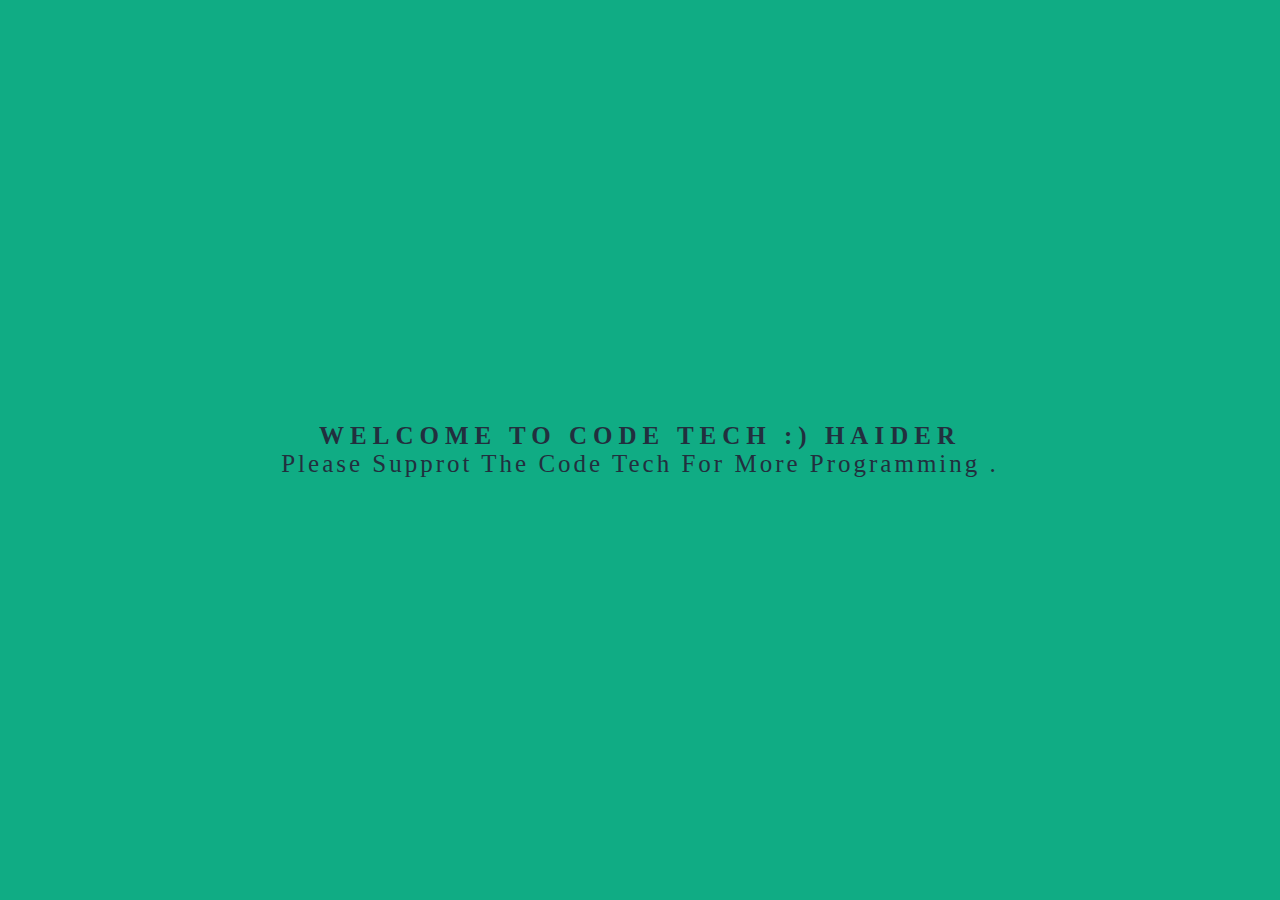
<file: index.html>
<!DOCTYPE html>
<html lang="en">
<head>
    <meta charset="UTF-8">
    <meta http-equiv="X-UA-Compatible" content="IE=edge">
    <meta name="viewport" content="width=device-width, initial-scale=1.0">
    <link rel="stylesheet" href="/SASS/main.css">
    <title>sass tutorial</title>
    
</head>
<body>

    <header class="headermain">
        <h1>Welcome to code tech :) </h1>
        <p>Please supprot the code tech for more programming . </p>
    </header>
    
</body>
</html>
</file>
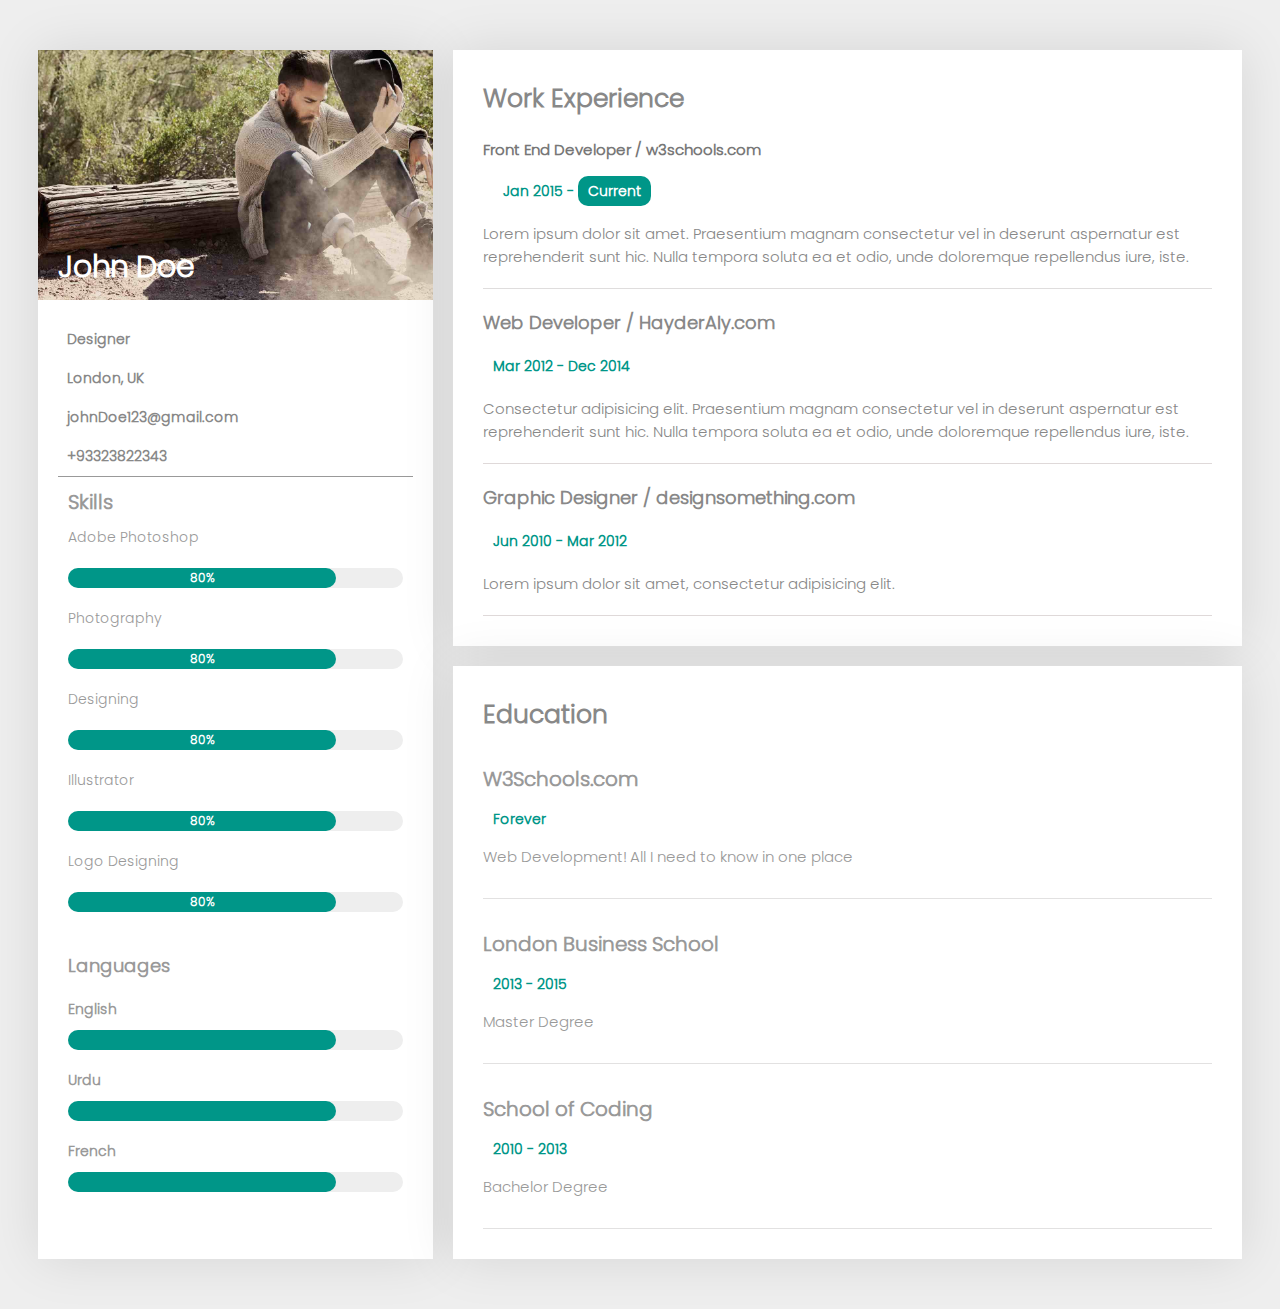
<file: Project/index.html>
<!DOCTYPE html>
<html lang="en">
<head>
    <meta charset="UTF-8">
    <meta http-equiv="X-UA-Compatible" content="IE=edge">
    <meta name="viewport" content="width=device-width, initial-scale=1.0">
    <link rel="stylesheet" href="scss/main.css">
    <title>Template</title>
</head>
<body>

    <div class="container">
        <div class="sidebar">
            <div class="imgBx">
                <h1>John Doe</h1>
            </div>
            <div class="skills_about">

            <div class="about">
                <p>Designer</p>
                <p>London, UK</p>
                <p>johnDoe123@gmail.com</p>
                <p>+93323822343</p>
            </div>
            <div class="skills">
                <h1>Skills</h1>
                <div class="skill">
                    
                    <p>Adobe Photoshop</p>
                    <div class="percent">
                        
                    </div>
                </div>
                <div class="skill">
                    
                    <p>Photography</p>
                    <div class="percent">
                        
                    </div>
                </div>
                <div class="skill">
                    
                    <p>Designing</p>
                    <div class="percent">
                        
                    </div>
                </div>
                <div class="skill">
                    
                    <p>Illustrator</p>
                    <div class="percent">
                        
                    </div>
                </div>
                <div class="skill">
                    
                    <p>Logo Designing</p>
                    <div class="percent">
                        
                    </div>
                </div>
            </div>

            <div class="languages">
                <h1>Languages</h1>
                <div class="div">
                    <p>English</p>
                    <div class="percent"></div>
                </div>
                <div class="div">
                    <p>Urdu</p>
                    <div class="percent"></div>
                </div>
                <div class="div">
                    <p>French</p>
                    <div class="percent"></div>
                </div>
            </div>
        </div>

        </div>

        <div class="main">

            <div class="experience">

                <h1 class="heading">Work Experience</h1>

                <div class="experinece-talk">
                    <p class="about-exp">Front End Developer / w3schools.com</p>
                    <p class="from">Jan 2015 - <span class="current">Current</span></p>
                    <p class="para">
                        Lorem ipsum dolor sit amet. Praesentium magnam consectetur vel in deserunt aspernatur est reprehenderit sunt hic. Nulla tempora soluta ea et odio, unde doloremque repellendus iure, iste.
                    </p>
                    
                </div>

                <div class="working">
                    <h1 class="heading">
                        Web Developer / HayderAly.com
                    </h1>
    
                    <div class="about-work">
                        <p class="from"> Mar 2012 - Dec 2014</p>
                       <p class="para">Consectetur adipisicing elit. Praesentium magnam consectetur vel in deserunt aspernatur est reprehenderit sunt hic. Nulla tempora soluta ea et odio, unde doloremque repellendus iure, iste.</p>
                    </div>
    
                </div>

                <div class="designing">
                    <h1 class="heading">
                        Graphic Designer / designsomething.com
                    </h1>
    
                    <div class="design-work">
                        <p class="from"> Jun 2010 - Mar 2012</p>
                       <p class="para">Lorem ipsum dolor sit amet, consectetur adipisicing elit.

                    </p>
                    </div>
    
                </div>



            </div>


        

            <div class="education">
                <h1 class="heading">Education</h1>
                <div class="child">
                    <h1>W3Schools.com</h1>
                    <p class="green">Forever</p>
                    <p>Web Development! All I need to know in one place</p>
                </div>
                <div class="child">
                    <h1>London Business School</h1>
                    <p class="green">2013 - 2015</p>
                    <p>Master Degree</p>
                </div>
                <div class="child">
                    <h1>School of Coding</h1>
                    <p class="green">2010 - 2013</p>
                    <p>Bachelor Degree</p>
                </div>
            </div>

        </div>
    </div>
    
</body>
</html>
</file>
<file: SASS/main.css>
* {
  padding: 0;
  margin: 0;
  -webkit-box-sizing: border-box;
          box-sizing: border-box;
  font-family: 'ubuntu';
}

html {
  font-size: 62.5%;
}

.headermain {
  width: 100vw;
  height: 100vh;
  display: -webkit-box;
  display: -ms-flexbox;
  display: flex;
  -webkit-box-pack: center;
      -ms-flex-pack: center;
          justify-content: center;
  -webkit-box-align: center;
      -ms-flex-align: center;
          align-items: center;
  -webkit-box-orient: vertical;
  -webkit-box-direction: normal;
      -ms-flex-direction: column;
          flex-direction: column;
  background-color: #10ac84;
}

.headermain h1 {
  color: #222f3e;
  font-size: 2.5rem;
  letter-spacing: 0.6rem;
  text-transform: uppercase;
}

.headermain h1:hover {
  color: #c8d6e5;
}

.headermain h1::after {
  content: "Haider";
}

.headermain p {
  color: #222f3e;
  font-size: 2.5rem;
  letter-spacing: 0.3rem;
  text-transform: capitalize;
}

.headermain p:hover {
  color: #c8d6e5;
}
/*# sourceMappingURL=main.css.map */
</file>
<file: Project/scss/main.css>
@font-face {
  font-family: Poppins;
  src: url("../Poppins/Poppins-Light.ttf");
}

* {
  padding: 0;
  margin: 0;
  -webkit-box-sizing: border-box;
          box-sizing: border-box;
  font-family: "Poppins";
}

html {
  font-size: 62.5%;
}

.container {
  width: 100%;
  max-width: 140rem;
  min-height: 100vh;
  display: -ms-grid;
  display: grid;
  -ms-grid-columns: 2fr 4fr;
      grid-template-columns: 2fr 4fr;
  gap: 0 2rem;
  padding: 5rem 3%;
  margin: 0 auto;
  background-color: #eee;
}

@media (max-width: 767px) {
  .container {
    -ms-grid-columns: 1fr;
        grid-template-columns: 1fr;
    gap: 1rem;
    padding-top: 2rem;
  }
}

.container .sidebar {
  background-color: #fff;
  -webkit-box-shadow: 0 0 5rem rgba(0, 0, 0, 0.1);
          box-shadow: 0 0 5rem rgba(0, 0, 0, 0.1);
}

.container .sidebar .imgBx {
  width: 100%;
  height: 25rem;
  background-image: url("../jeans.jpg");
  background-position: center;
  background-size: cover;
  -o-object-fit: cover;
     object-fit: cover;
  display: -webkit-box;
  display: -ms-flexbox;
  display: flex;
  -webkit-box-align: end;
      -ms-flex-align: end;
          align-items: flex-end;
}

@media (max-width: 767px) {
  .container .sidebar .imgBx {
    height: 30rem;
  }
}

.container .sidebar .imgBx h1 {
  margin: 0 0 1rem 2rem;
  font-size: 3rem;
  color: #fff;
}

.container .sidebar .skills_about {
  padding: 2rem;
  display: -webkit-box;
  display: -ms-flexbox;
  display: flex;
  -webkit-box-orient: vertical;
  -webkit-box-direction: normal;
      -ms-flex-direction: column;
          flex-direction: column;
}

.container .sidebar .skills_about .about {
  border-bottom: .1rem solid #999;
}

.container .sidebar .skills_about .about p {
  font-size: 1.4rem;
  color: #888;
  font-weight: 550;
  padding: .9rem;
  font-weight: 600;
}

.container .sidebar .skills_about .skills {
  padding: 1rem;
}

.container .sidebar .skills_about .skills h1 {
  color: #999;
  font-size: 2rem;
}

.container .sidebar .skills_about .skills .skill {
  margin: 1rem 0;
}

.container .sidebar .skills_about .skills .skill p {
  font-size: 1.4rem;
  color: #999;
  font-weight: 550;
}

.container .sidebar .skills_about .skills .skill .percent {
  position: relative;
  margin: 2rem 0;
  width: 100%;
  height: 2rem;
  background-color: #eee;
  border-radius: 5rem;
}

.container .sidebar .skills_about .skills .skill .percent::before {
  content: '80%';
  position: absolute;
  width: 80%;
  height: 100%;
  background-color: #009688;
  border-radius: 5rem;
  display: -webkit-box;
  display: -ms-flexbox;
  display: flex;
  -webkit-box-pack: center;
      -ms-flex-pack: center;
          justify-content: center;
  -webkit-box-align: center;
      -ms-flex-align: center;
          align-items: center;
  font-size: 1.2rem;
  color: #fff;
  font-weight: 600;
}

.container .sidebar .skills_about .languages {
  padding: 1rem;
}

.container .sidebar .skills_about .languages h1 {
  font-size: 1.8rem;
  color: #999;
}

.container .sidebar .skills_about .languages .div {
  margin: 2rem 0;
}

.container .sidebar .skills_about .languages .div p {
  font-size: 1.4rem;
  color: #999;
  font-weight: 600;
}

.container .sidebar .skills_about .languages .div .percent {
  position: relative;
  margin: 1rem 0;
  width: 100%;
  height: 2rem;
  background-color: #eee;
  border-radius: 5rem;
}

.container .sidebar .skills_about .languages .div .percent::before {
  content: '';
  position: absolute;
  width: 80%;
  height: 100%;
  background-color: #009688;
  border-radius: 5rem;
  display: -webkit-box;
  display: -ms-flexbox;
  display: flex;
  -webkit-box-pack: center;
      -ms-flex-pack: center;
          justify-content: center;
  -webkit-box-align: center;
      -ms-flex-align: center;
          align-items: center;
  font-size: 1.2rem;
  color: #fff;
  font-weight: 600;
}

.container .main .experience {
  -webkit-box-shadow: 0 0 5rem rgba(0, 0, 0, 0.1);
          box-shadow: 0 0 5rem rgba(0, 0, 0, 0.1);
  background-color: #fff;
  padding: 3rem;
}

.container .main .experience .heading {
  font-size: 2.5rem;
  color: #888;
  font-weight: 600;
}

.container .main .experience .experinece-talk {
  margin-top: 2rem;
  padding-bottom: 2rem;
  border-bottom: 0.1rem solid #dfdddd;
}

.container .main .experience .experinece-talk .about-exp {
  font-size: 1.5rem;
  font-weight: 590;
  color: #777;
  font-weight: 600;
}

.container .main .experience .experinece-talk .from {
  font-size: 1.4rem;
  margin-top: 2rem;
  margin-left: 2rem;
  color: #009688;
  font-weight: 600;
}

.container .main .experience .experinece-talk .from .current {
  padding: .5rem 1rem;
  background-color: #009688;
  border-radius: 1rem;
  color: #fff;
}

.container .main .experience .experinece-talk .para {
  margin-top: 2rem;
  font-size: 1.5rem;
  color: #888;
}

.container .main .working {
  margin-top: 2rem;
  border-bottom: 0.1rem solid #dfd9d9;
  padding-bottom: 2rem;
}

.container .main .working .heading {
  font-size: 1.8rem;
  color: #888;
  font-weight: 600;
}

.container .main .working .about-work {
  margin-top: 2rem;
}

.container .main .working .about-work .from {
  color: #009688;
  font-size: 1.4rem;
  font-weight: 600;
  padding-left: 1rem;
}

.container .main .working .about-work .para {
  margin-top: 2rem;
  font-size: 1.5rem;
  color: #888;
}

.container .main .designing {
  margin-top: 2rem;
  border-bottom: 0.1rem solid #dfd9d9;
  padding-bottom: 2rem;
}

.container .main .designing .heading {
  font-size: 1.8rem;
  color: #888;
  font-weight: 600;
}

.container .main .designing .design-work {
  margin-top: 2rem;
}

.container .main .designing .design-work .from {
  color: #009688;
  font-size: 1.4rem;
  font-weight: 600;
  padding-left: 1rem;
}

.container .main .designing .design-work .para {
  margin-top: 2rem;
  font-size: 1.5rem;
  color: #888;
}

.container .education {
  background-color: #fff;
  padding: 3rem;
  -webkit-box-shadow: 0 0 5rem rgba(0, 0, 0, 0.1);
          box-shadow: 0 0 5rem rgba(0, 0, 0, 0.1);
  margin-top: 2rem;
}

.container .education .heading {
  font-size: 2.5rem;
  color: #888;
  font-weight: 600;
}

.container .education .child {
  margin-top: 3rem;
  padding-bottom: 3rem;
  border-bottom: .1rem solid #e2e1e1;
}

.container .education .child h1 {
  font-size: 2rem;
  font-weight: 600;
  color: #999;
}

.container .education .child .green {
  padding-left: 1rem;
  color: #009688;
  margin: 1.5rem 0;
  font-size: 1.4rem;
  font-weight: 600;
}

.container .education .child p {
  font-size: 1.5rem;
  color: #999;
  font-weight: 550;
}
/*# sourceMappingURL=main.css.map */
</file>
